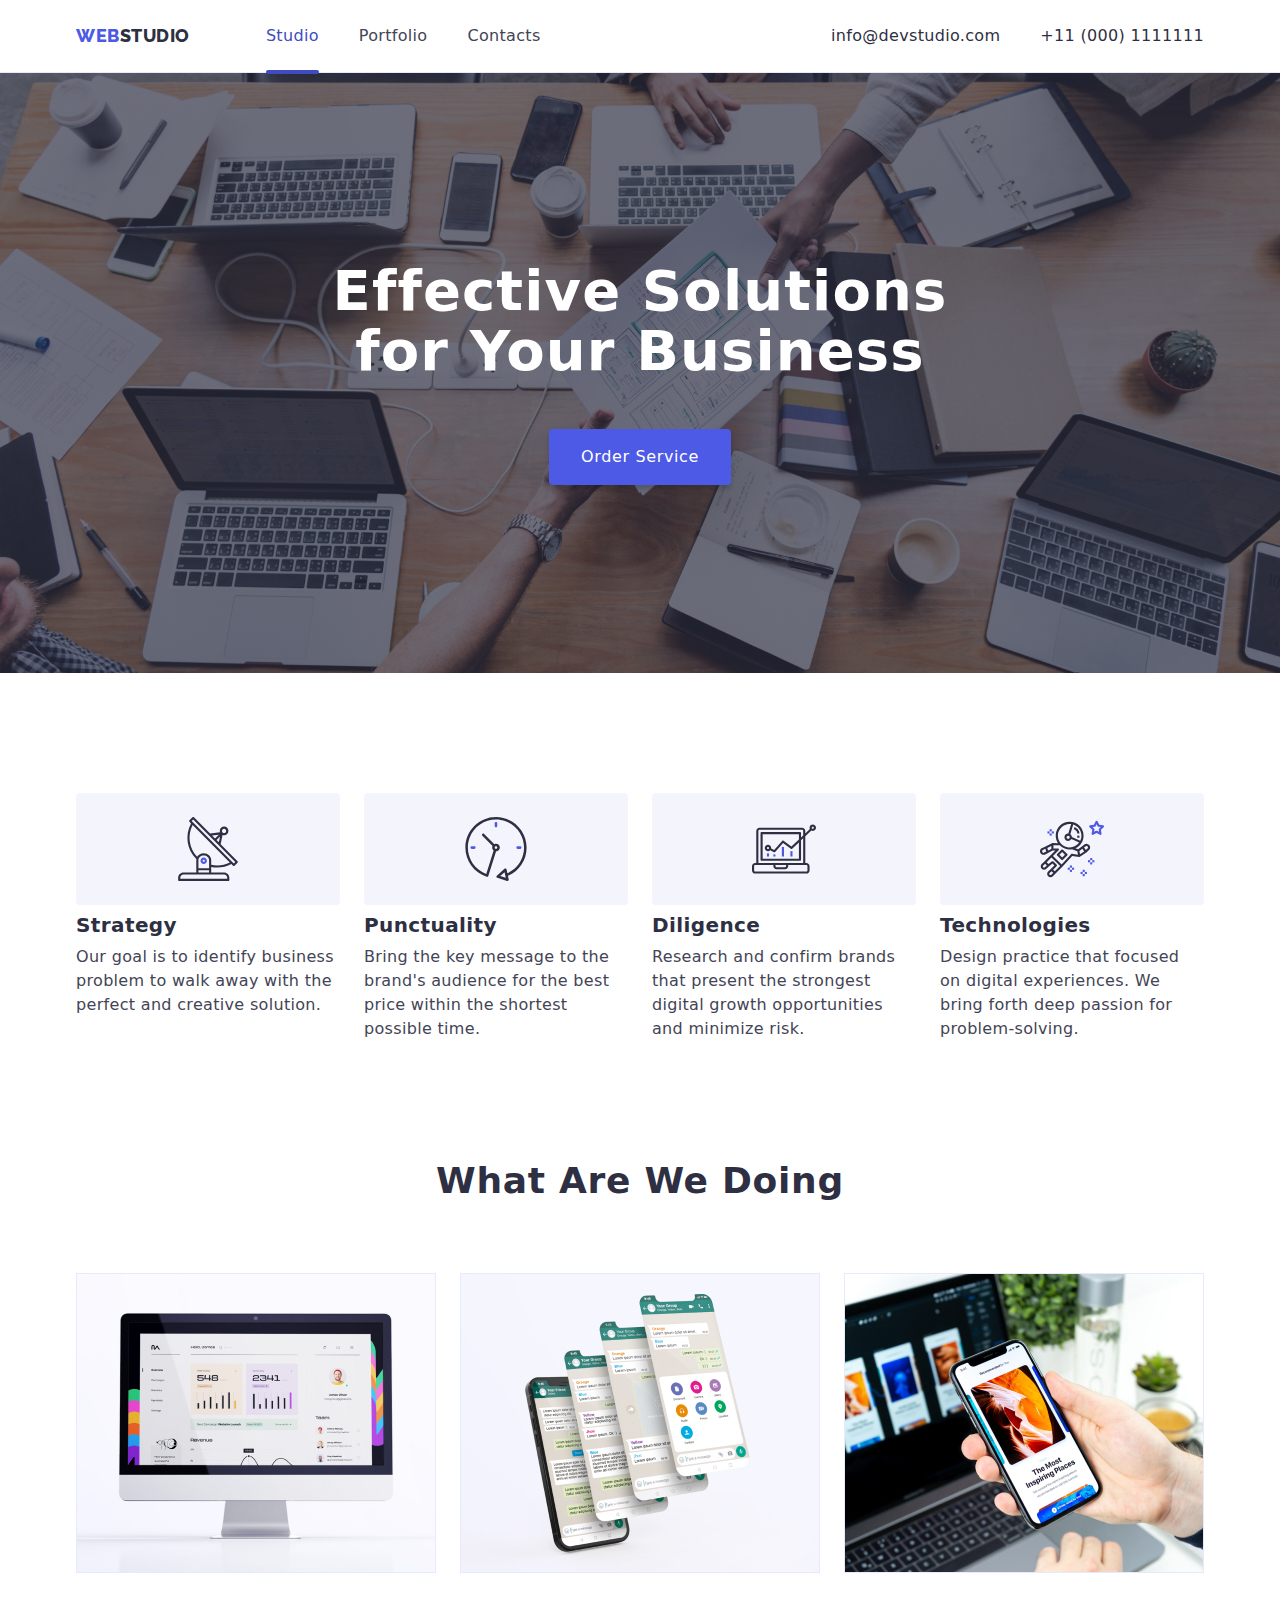
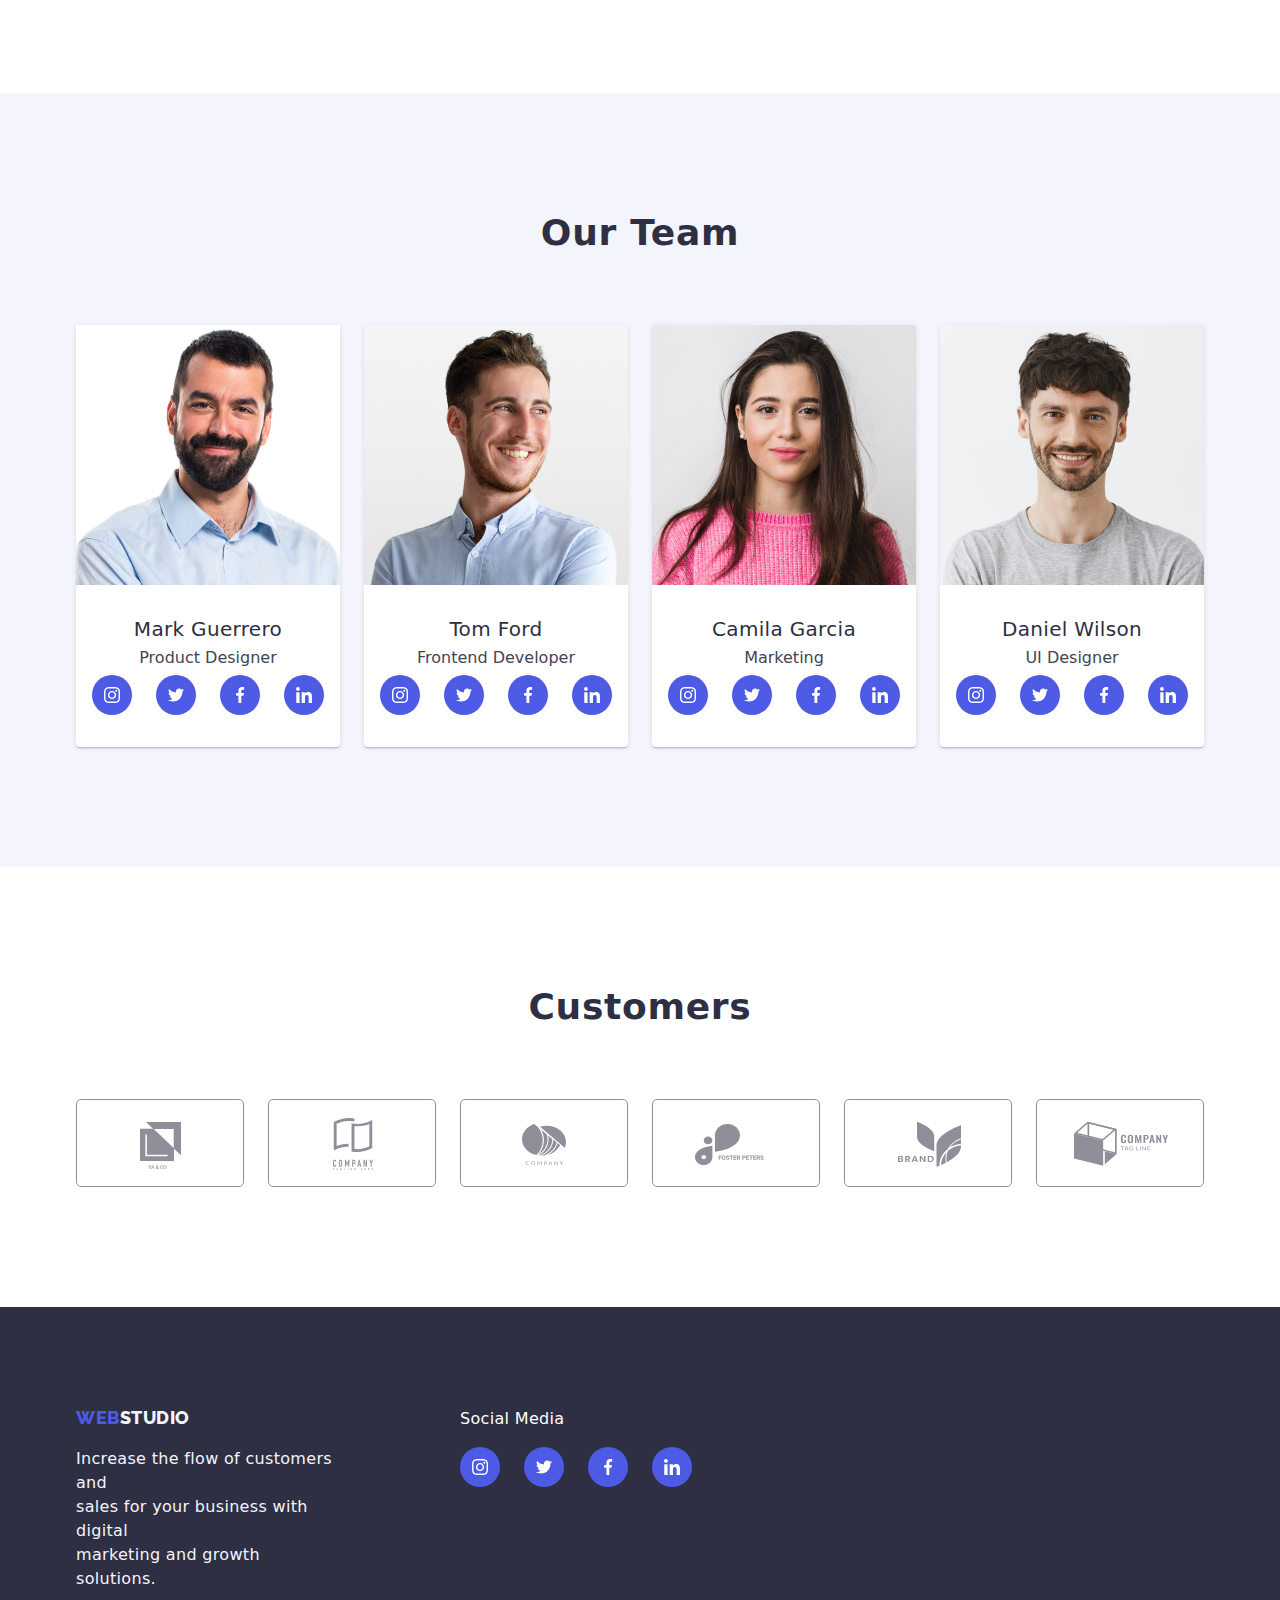
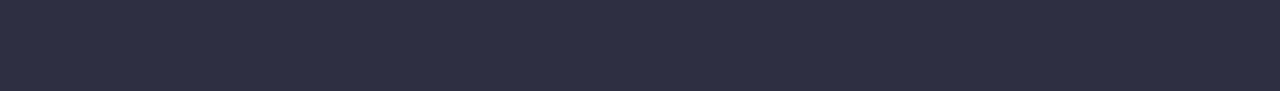
<file: index.html>
<!DOCTYPE html>
<html lang="en">
  <head>
    <meta charset="UTF-8" />
    <meta name="viewport" content="width=device-width, initial-scale=1.0" />
    <title>Homework 5</title>
    <link rel="preconnect" href="https://fonts.googleapis.com" />
    <link rel="preconnect" href="https://fonts.gstatic.com" crossorigin />
    <link
      href="https://fonts.googleapis.com/css2?family=Raleway:wght@800&family=Roboto:wght@400;500;700;900&display=swap"
      rel="stylesheet"
    />
    <link rel="stylesheet" href="./css/style.css" />
    <link
      rel="stylesheet"
      href="https://cdnjs.cloudflare.com/ajax/libs/modern-normalize/2.0.0/modern-normalize.min.css"
    />
  </head>
  <body>
    <header class="header">
      <!--Navigation-->
      <div class="container header-container">
        <nav class="header-nav">
          <a class="logo link" href="./index.html" style="text-decoration: none"
            >Web<span class="logo-header" style="text-decoration: none"
              >Studio</span
            ></a
          >
          <ul class="header-menu list">
            <li class="menu-item">
              <a href="./index.html" class="menu-link link active-menu"
                >Studio
              </a>
            </li>
            <li class="menu-item">
              <a href="./portfolio.html" class="menu-link link">Portfolio</a>
            </li>
            <li class="menu-item">
              <a href="#" class="link menu-link">Contacts</a>
            </li>
          </ul>
        </nav>
        <address class="address">
          <ul class="list cta">
            <li class="cta-item">
              <a class="link contact-link" href="mailto:info@devstudio.com"
                >info@devstudio.com</a
              >
            </li>
            <li class="cta-item">
              <a class="link contact-link" href="tel:+110001111111"
                >+11 (000) 1111111</a
              >
            </li>
          </ul>
        </address>
      </div>
    </header>
    <main>
      <!--Hero Section-->
      <section class="section hero-section">
        <div class="container">
          <h1 class="hero-title">
            Effective Solutions <br />for Your Business
          </h1>
          <button class="hero-button" type="button" data-modal-open>
            Order Service
          </button>
        </div>
      </section>

      <!--Section 1-->
      <section class="section">
        <div class="container">
          <h2 class="visually-hidden">Features</h2>
          <ul class="list feature-list">
            <li class="feature-item">
              <div class="icon-container">
                <svg width="64" height="64">
                  <use href="./images/icons.svg#antenna"></use>
                </svg>
              </div>
              <h3 class="item-title">Strategy</h3>
              <p class="item-text">
                Our goal is to identify business problem to walk away with the
                perfect and creative solution.
              </p>
            </li>
            <li class="feature-item">
              <div class="icon-container">
                <svg width="64" height="64">
                  <use href="./images/icons.svg#clock"></use>
                </svg>
              </div>
              <h3 class="item-title">Punctuality</h3>
              <p class="item-text">
                Bring the key message to the brand's audience for the best price
                within the shortest possible time.
              </p>
            </li>
            <li class="feature-item">
              <div class="icon-container">
                <svg width="64" height="64">
                  <use href="./images/icons.svg#diagram"></use>
                </svg>
              </div>
              <h3 class="item-title">Diligence</h3>
              <p class="item-text">
                Research and confirm brands that present the strongest digital
                growth opportunities and minimize risk.
              </p>
            </li>
            <li class="feature-item">
              <div class="icon-container">
                <svg width="64" height="64">
                  <use href="./images/icons.svg#astronaut"></use>
                </svg>
              </div>
              <h3 class="item-title">Technologies</h3>
              <p class="item-text">
                Design practice that focused on digital experiences. We bring
                forth deep passion for problem-solving.
              </p>
            </li>
          </ul>
        </div>
      </section>
      <!--Section 2-->
      <section class="section section-no-top-padding">
        <div class="container">
          <h2 class="section-title">What Are We Doing</h2>
          <ul class="list list-offer">
            <li class="list-wedo">
              <img
                src="./images/what_we_do_1.jpg"
                alt="computer monitor with graph"
                width="360"
              />
            </li>
            <li class="list-wedo">
              <img
                src="./images/what_we_do_2.jpg"
                alt="mobile screen ui"
                width="360"
              />
            </li>
            <li class="list-wedo">
              <img
                src="./images/what_we_do_3.jpg"
                alt="hand holding a phone"
                width="360"
              />
            </li>
          </ul>
        </div>
      </section>
      <!--Section 3-->
      <section class="section section-grey">
        <div class="container">
          <h2 class="section-title">Our Team</h2>
          <ul class="list list-card">
            <li class="card-item">
              <img
                src="./images/our_team_1_mark.jpg"
                alt="Mark Guerrero"
                width="264"
              />
              <div class="card-container">
                <h3 class="item-name">Mark Guerrero</h3>
                <p class="job-title">Product Designer</p>
                <ul class="list socmed-list">
                  <li class="socmed-icon">
                    <a href class="link social-link">
                      <svg class="link social-icon" width="16" height="16">
                        <use href="./images/icons.svg#icon-instagram"></use>
                      </svg>
                    </a>
                  </li>
                  <li class="socmed-icon">
                    <a href class="link social-link">
                      <svg class="link social-icon" width="16" height="16">
                        <use href="./images/icons.svg#icon-twitter"></use>
                      </svg>
                    </a>
                  </li>
                  <li class="socmed-icon">
                    <a href class="link social-link">
                      <svg class="link social-icon" width="16" height="16">
                        <use href="./images/icons.svg#icon-facebook"></use>
                      </svg>
                    </a>
                  </li>
                  <li class="socmed-icon">
                    <a href class="link social-link">
                      <svg class="link social-icon" width="16" height="16">
                        <use href="./images/icons.svg#icon-linkedin1"></use>
                      </svg>
                    </a>
                  </li>
                </ul>
              </div>
            </li>
            <li class="card-item">
              <img
                src="./images/our_team_2_tom.jpg"
                alt="Tom Ford"
                width="264"
              />
              <div class="card-container">
                <h3 class="item-name">Tom Ford</h3>
                <p class="job-title">Frontend Developer</p>
                <ul class="list socmed-list">
                  <li class="socmed-icon">
                    <a href class="link social-link">
                      <svg class="link social-icon" width="16" height="16">
                        <use href="./images/icons.svg#icon-instagram"></use>
                      </svg>
                    </a>
                  </li>
                  <li class="socmed-icon">
                    <a href class="link social-link">
                      <svg class="link social-icon" width="16" height="16">
                        <use href="./images/icons.svg#icon-twitter"></use>
                      </svg>
                    </a>
                  </li>
                  <li class="socmed-icon">
                    <a href class="link social-link">
                      <svg class="link social-icon" width="16" height="16">
                        <use href="./images/icons.svg#icon-facebook"></use>
                      </svg>
                    </a>
                  </li>
                  <li class="socmed-icon">
                    <a href class="link social-link">
                      <svg class="link social-icon" width="16" height="16">
                        <use href="./images/icons.svg#icon-linkedin1"></use>
                      </svg>
                    </a>
                  </li>
                </ul>
              </div>
            </li>
            <li class="card-item">
              <img
                src="./images/our_team_3_cammila.jpg"
                alt="Camila Garcia"
                width="264"
              />
              <div class="card-container">
                <h3 class="item-name">Camila Garcia</h3>
                <p class="job-title">Marketing</p>
                <ul class="list socmed-list">
                  <li class="socmed-icon">
                    <a href class="link social-link">
                      <svg class="link social-icon" width="16" height="16">
                        <use href="./images/icons.svg#icon-instagram"></use>
                      </svg>
                    </a>
                  </li>
                  <li class="socmed-icon">
                    <a href class="link social-link">
                      <svg class="link social-icon" width="16" height="16">
                        <use href="./images/icons.svg#icon-twitter"></use>
                      </svg>
                    </a>
                  </li>
                  <li class="socmed-icon">
                    <a href class="link social-link">
                      <svg class="link social-icon" width="16" height="16">
                        <use href="./images/icons.svg#icon-facebook"></use>
                      </svg>
                    </a>
                  </li>
                  <li class="socmed-icon">
                    <a href class="link social-link">
                      <svg class="link social-icon" width="16" height="16">
                        <use href="./images/icons.svg#icon-linkedin1"></use>
                      </svg>
                    </a>
                  </li>
                </ul>
              </div>
            </li>
            <li class="card-item">
              <img
                src="./images/our_team_4_daniel.jpg"
                alt="Daniel Wilson"
                width="264"
              />
              <div class="card-container">
                <h3 class="item-name">Daniel Wilson</h3>
                <p class="job-title">UI Designer</p>
                <ul class="list socmed-list">
                  <li class="socmed-icon">
                    <a href class="link social-link">
                      <svg class="link social-icon" width="16" height="16">
                        <use href="./images/icons.svg#icon-instagram"></use>
                      </svg>
                    </a>
                  </li>
                  <li class="socmed-icon">
                    <a href class="link social-link">
                      <svg class="link social-icon" width="16" height="16">
                        <use href="./images/icons.svg#icon-twitter"></use>
                      </svg>
                    </a>
                  </li>
                  <li class="socmed-icon">
                    <a href class="link social-link">
                      <svg class="link social-icon" width="16" height="16">
                        <use href="./images/icons.svg#icon-facebook"></use>
                      </svg>
                    </a>
                  </li>
                  <li class="socmed-icon">
                    <a href class="link social-link">
                      <svg class="link social-icon" width="16" height="16">
                        <use href="./images/icons.svg#icon-linkedin1"></use>
                      </svg>
                    </a>
                  </li>
                </ul>
              </div>
            </li>
          </ul>
        </div>
      </section>
      <!-- Section 4 Customer's section -->
      <section class="section">
        <div class="container">
          <h2 class="section-title">Customers</h2>
          <ul class="list customers-list">
            <li class="customers-item">
              <a class="link customers-link" href=""
                ><svg class="customers-icon" width="104" height="56">
                  <use href="./images/icons.svg#client1"></use></svg
              ></a>
            </li>
            <li class="customers-item">
              <a class="link customers-link" href=""
                ><svg class="customers-icon" width="104" height="56">
                  <use href="./images/icons.svg#client2"></use></svg
              ></a>
            </li>
            <li class="customers-item">
              <a class="link customers-link" href=""
                ><svg class="customers-icon" width="104" height="56">
                  <use href="./images/icons.svg#client3"></use></svg
              ></a>
            </li>
            <li class="customers-item">
              <a class="link customers-link" href=""
                ><svg class="customers-icon" width="104" height="56">
                  <use href="./images/icons.svg#client4"></use></svg
              ></a>
            </li>
            <li class="customers-item">
              <a class="link customers-link" href=""
                ><svg class="customers-icon" width="104" height="56">
                  <use href="./images/icons.svg#client5"></use></svg
              ></a>
            </li>
            <li class="customers-item">
              <a class="link customers-link" href=""
                ><svg class="customers-icon" width="104" height="56">
                  <use href="./images/icons.svg#client6"></use></svg
              ></a>
            </li>
          </ul>
        </div>
      </section>
    </main>
    <footer class="footer">
      <div class="container footer-container">
        <div class="logo-footer-container">
          <a class="logo link" href="./index.html"
            >Web<span class="logo-footer">Studio</span></a
          >
          <p class="item-text">
            Increase the flow of customers and <br />
            sales for your business with digital <br />marketing and growth
            solutions.
          </p>
        </div>
        <div class="socmed-container">
          <p class="socmed-text">Social Media</p>
          <ul class="list footer-svg">
            <li class="footer-svg-item">
              <a href class="link footer-social-link">
                <svg class="link social-icon" width="16" height="16">
                  <use href="./images/icons.svg#icon-instagram"></use>
                </svg>
              </a>
            </li>
            <li class="footer-svg-item">
              <a href class="link footer-social-link">
                <svg class="link social-icon" width="16" height="16">
                  <use href="./images/icons.svg#icon-twitter"></use>
                </svg>
              </a>
            </li>
            <li class="footer-svg-item">
              <a href class="link footer-social-link">
                <svg class="link social-icon" width="16" height="16">
                  <use href="./images/icons.svg#icon-facebook"></use>
                </svg>
              </a>
            </li>
            <li class="footer-svg-item">
              <a href class="link footer-social-link">
                <svg class="link social-icon" width="16" height="16">
                  <use href="./images/icons.svg#icon-linkedin1"></use>
                </svg>
              </a>
            </li>
          </ul>
        </div>
      </div>
    </footer>

    <div class="backdrop is-hidden" data-modal>
      <div class="modal">
        <button type="button" class="modal-close" data-modal-close>
          <svg class="modal-close-icon" width="8" height="8">
            <use href="./images/icons.svg#icon-close"></use>
          </svg>
        </button>
      </div>
    </div>

    <script src="./js/modal.js"></script>
  </body>
</html>
</file>
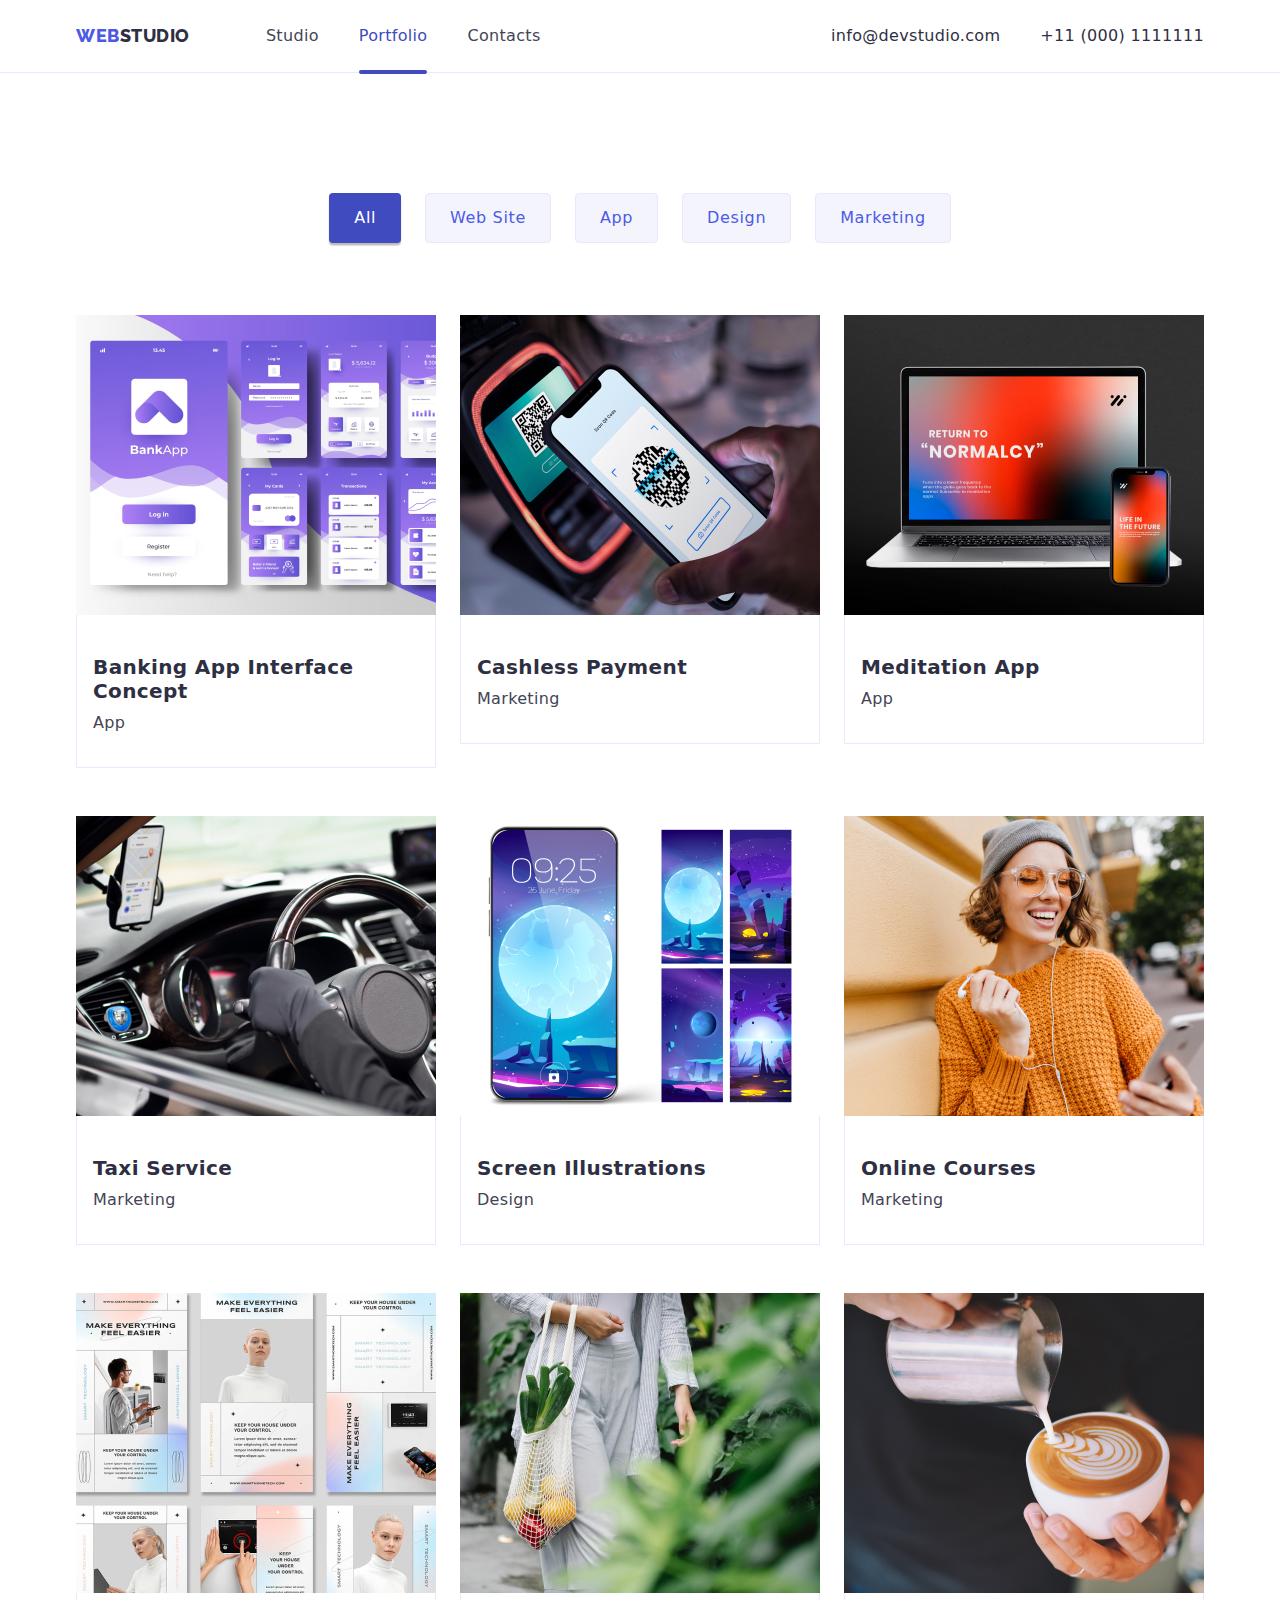
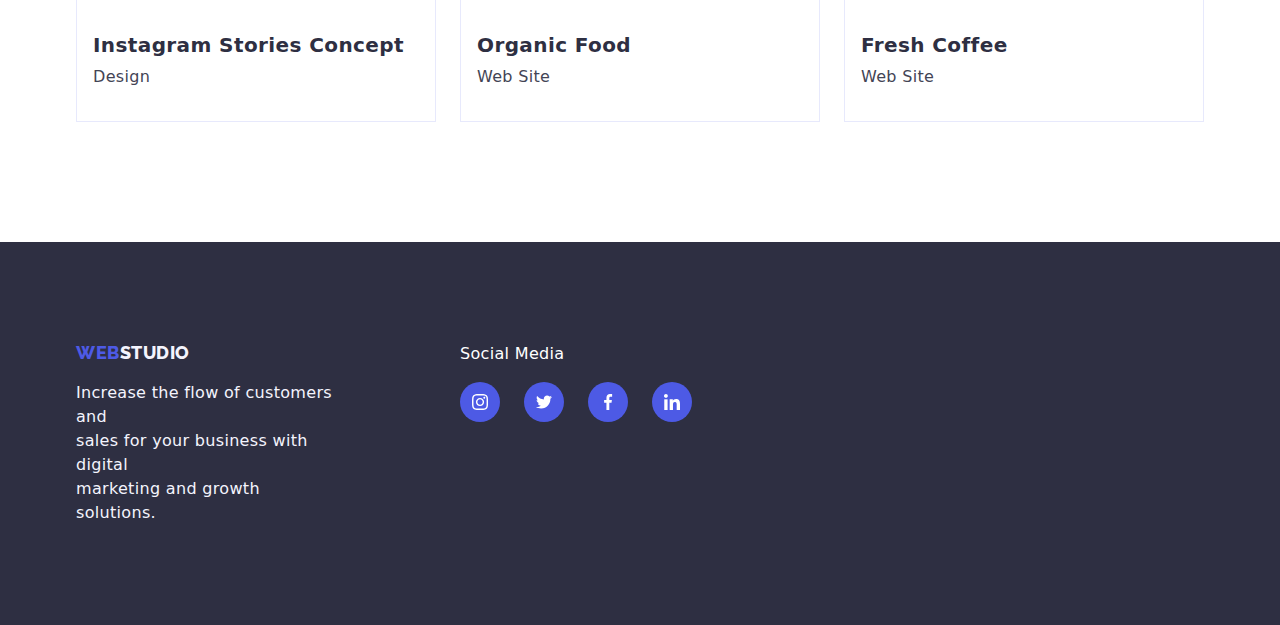
<file: portfolio.html>
<!DOCTYPE html>
<html lang="en">
  <head>
    <meta charset="UTF-8" />
    <meta name="viewport" content="width=device-width, initial-scale=1.0" />
    <title>Homework 5</title>
    <link rel="preconnect" href="https://fonts.googleapis.com" />
    <link rel="preconnect" href="https://fonts.gstatic.com" crossorigin />
    <link
      href="https://fonts.googleapis.com/css2?family=Raleway:wght@800&family=Roboto:wght@400;500;700;900&display=swap"
      rel="stylesheet"
    />

    <link rel="stylesheet" href="./css/style.css" />
    <link
      rel="stylesheet"
      href="https://cdnjs.cloudflare.com/ajax/libs/modern-normalize/2.0.0/modern-normalize.min.css"
    />
  </head>
  <body>
    <header class="header">
      <!--Navigation-->
      <div class="container header-container">
        <nav class="header-nav">
          <a class="logo link" href="./index.html" style="text-decoration: none"
            >Web<span class="logo-header" style="text-decoration: none"
              >Studio</span
            ></a
          >
          <ul class="header-menu list">
            <li class="menu-item">
              <a href="./index.html" class="menu-link link">Studio </a>
            </li>
            <li class="menu-item">
              <a href="./portfolio.html" class="menu-link link active-menu"
                >Portfolio</a
              >
            </li>
            <li class="menu-item">
              <a href="#" class="link menu-link">Contacts</a>
            </li>
          </ul>
        </nav>
        <address class="address">
          <ul class="list cta">
            <li class="cta-item">
              <a class="link contact-link" href="mailto:info@devstudio.com"
                >info@devstudio.com</a
              >
            </li>
            <li class="cta-item">
              <a class="link contact-link" href="tel:+110001111111"
                >+11 (000) 1111111</a
              >
            </li>
          </ul>
        </address>
      </div>
    </header>
    <main>
      <section class="section">
        <div class="container">
          <h2 class="visually-hidden">Project</h2>
          <ul class="list project-button">
            <li class="button-item">
              <button class="button active-filter" type="button">All</button>
            </li>
            <li class="button-item">
              <button class="button" type="button">Web Site</button>
            </li>
            <li class="button-item">
              <button class="button" type="button">App</button>
            </li>
            <li class="button-item">
              <button class="button" type="button">Design</button>
            </li>
            <li class="button-item">
              <button class="button" type="button">Marketing</button>
            </li>
          </ul>
          <!--Project List-->
          <ul class="list projects">
            <li class="project-item">
              <a href="#" class="project-link link">
                <div class="project-cover-wrap">
                  <img
                    class="project-card-image"
                    src="./images/project1.jpg"
                    alt="bank app interface"
                    width="360"
                    height="300"
                  />
                  <p class="project-cover-text">
                    14 Stylish and User-Friendly App Design Concepts • Task
                    Manager App • Calorie Tracker App • Exotic Fruit Ecommerce
                    App • Cloud Storage App
                  </p>
                </div>
                <div class="container-project">
                  <h3 class="item-title">Banking App Interface Concept</h3>
                  <p class="item-text">App</p>
                </div>
              </a>
            </li>
            <li class="project-item">
              <a href="#" class="project-link link">
                <div class="project-cover-wrap">
                  <img
                    class="project-card-image"
                    src="./images/project2.jpg"
                    alt="qr code payment"
                    width="360"
                    height="300"
                  />
                  <p class="project-cover-text">
                    14 Stylish and User-Friendly App Design Concepts • Task
                    Manager App • Calorie Tracker App • Exotic Fruit Ecommerce
                    App • Cloud Storage App
                  </p>
                </div>
                <div class="container-project">
                  <h3 class="item-title">Cashless Payment</h3>
                  <p class="item-text">Marketing</p>
                </div>
              </a>
            </li>
            <li class="project-item">
              <a href="#" class="project-link link">
                <div class="project-cover-wrap">
                  <img
                    class="project-card-image"
                    src="./images/project3.jpg"
                    alt="laptop and mobile meditation app ui"
                    width="360"
                    height="300"
                  />
                  <p class="project-cover-text">
                    14 Stylish and User-Friendly App Design Concepts • Task
                    Manager App • Calorie Tracker App • Exotic Fruit Ecommerce
                    App • Cloud Storage App
                  </p>
                </div>
                <div class="container-project">
                  <h3 class="item-title">Meditation App</h3>
                  <p class="item-text">App</p>
                </div>
              </a>
            </li>
            <li class="project-item">
              <a href="#" class="project-link link">
                <div class="project-cover-wrap">
                  <img
                    class="project-card-image"
                    src="./images/project4.jpg"
                    alt="car dashboard"
                    width="360"
                    height="300"
                  />
                  <p class="project-cover-text">
                    14 Stylish and User-Friendly App Design Concepts • Task
                    Manager App • Calorie Tracker App • Exotic Fruit Ecommerce
                    App • Cloud Storage App
                  </p>
                </div>
                <div class="container-project">
                  <h3 class="item-title">Taxi Service</h3>
                  <p class="item-text">Marketing</p>
                </div>
              </a>
            </li>
            <li class="project-item">
              <a href="#" class="project-link link">
                <div class="project-cover-wrap">
                  <img
                    class="project-card-image"
                    src="./images/project5.jpg"
                    alt="sample mobile wallpaper design"
                    width="360"
                    height="300"
                  />
                  <p class="project-cover-text">
                    14 Stylish and User-Friendly App Design Concepts • Task
                    Manager App • Calorie Tracker App • Exotic Fruit Ecommerce
                    App • Cloud Storage App
                  </p>
                </div>
                <div class="container-project">
                  <h3 class="item-title">Screen Illustrations</h3>
                  <p class="item-text">Design</p>
                </div>
              </a>
            </li>
            <li class="project-item">
              <a href="#" class="project-link link">
                <div class="project-cover-wrap">
                  <img
                    class="project-card-image"
                    src="./images/project6.jpg"
                    alt="woman holding a phone"
                    width="360"
                    height="300"
                  />
                  <p class="project-cover-text">
                    14 Stylish and User-Friendly App Design Concepts • Task
                    Manager App • Calorie Tracker App • Exotic Fruit Ecommerce
                    App • Cloud Storage App
                  </p>
                </div>
                <div class="container-project">
                  <h3 class="item-title">Online Courses</h3>
                  <p class="item-text">Marketing</p>
                </div>
              </a>
            </li>
            <li class="project-item">
              <a href="#" class="project-link link">
                <div class="project-cover-wrap">
                  <img
                    class="project-card-image"
                    src="./images/project7.png"
                    alt="instagram stories"
                    width="360"
                    height="300"
                  />
                  <p class="project-cover-text">
                    14 Stylish and User-Friendly App Design Concepts • Task
                    Manager App • Calorie Tracker App • Exotic Fruit Ecommerce
                    App • Cloud Storage App
                  </p>
                </div>
                <div class="container-project">
                  <h3 class="item-title">Instagram Stories Concept</h3>
                  <p class="item-text">Design</p>
                </div>
              </a>
            </li>
            <li class="project-item">
              <a href="#" class="project-link link">
                <div class="project-cover-wrap">
                  <img
                    class="project-card-image"
                    src="./images/project8.jpg"
                    alt="bag of fruits"
                    width="360"
                    height="300"
                  />
                  <p class="project-cover-text">
                    14 Stylish and User-Friendly App Design Concepts • Task
                    Manager App • Calorie Tracker App • Exotic Fruit Ecommerce
                    App • Cloud Storage App
                  </p>
                </div>
                <div class="container-project">
                  <h3 class="item-title">Organic Food</h3>
                  <p class="item-text">Web Site</p>
                </div>
              </a>
            </li>
            <li class="project-item">
              <a href="#" class="project-link link">
                <div class="project-cover-wrap">
                  <img
                    class="project-card-image"
                    src="./images/project9.png"
                    alt="coffee"
                    width="360"
                    height="300"
                  />
                  <p class="project-cover-text">
                    14 Stylish and User-Friendly App Design Concepts • Task
                    Manager App • Calorie Tracker App • Exotic Fruit Ecommerce
                    App • Cloud Storage App
                  </p>
                </div>
                <div class="container-project">
                  <h3 class="item-title">Fresh Coffee</h3>
                  <p class="item-text">Web Site</p>
                </div>
              </a>
            </li>
          </ul>
        </div>
      </section>
    </main>
    <footer class="footer">
      <div class="container footer-container">
        <div class="logo-footer-container">
          <a class="logo link" href="./index.html"
            >Web<span class="logo-footer">Studio</span></a
          >
          <p class="item-text">
            Increase the flow of customers and <br />
            sales for your business with digital <br />marketing and growth
            solutions.
          </p>
        </div>
        <div class="socmed-container">
          <p class="socmed-text">Social Media</p>
          <ul class="list footer-svg">
            <li class="footer-svg-item">
              <a href class="link footer-social-link">
                <svg class="link social-icon" width="16" height="16">
                  <use href="./images/icons.svg#icon-instagram"></use>
                </svg>
              </a>
            </li>
            <li class="footer-svg-item">
              <a href class="link footer-social-link">
                <svg class="link social-icon" width="16" height="16">
                  <use href="./images/icons.svg#icon-twitter"></use>
                </svg>
              </a>
            </li>
            <li class="footer-svg-item">
              <a href class="link footer-social-link">
                <svg class="link social-icon" width="16" height="16">
                  <use href="./images/icons.svg#icon-facebook"></use>
                </svg>
              </a>
            </li>
            <li class="footer-svg-item">
              <a href class="link footer-social-link">
                <svg class="link social-icon" width="16" height="16">
                  <use href="./images/icons.svg#icon-linkedin1"></use>
                </svg>
              </a>
            </li>
          </ul>
        </div>
      </div>
    </footer>
  </body>
</html>
</file>
<file: css/style.css>
/* CSS RESET */
h1,
h2,
h3,
h4,
h5,
h6,
p {
  margin: 0;
}

html {
  box-sizing: border-box;
}

*,
*::after,
*::before {
  box-sizing: inherit;
}

img {
  display: block;
  max-width: 100%;
  height: auto;
}

/* VARIABLES */

:root {
  --iriscolor: #4d5ae5;
  --ocean: #404bbf;
  --navyblue: #2e2f42;
  --slate: #434455;
  --dairy: #fcfcfc;
  --cloud: #f4f4fd;
  --white: #ffffff;
  --cornflower: #e7e9fc;
  --green: #31d0aa;
  --lightslate: #8e8f99;
}

/* GENERAL STYLES */

body {
  font-family: "Roboto", sans-serif;
  font-style: normal;
  font-weight: 400;
  color: var(--slate);
  background-color: var(--white);
  margin: 0;
}

.link {
  color: inherit;
  list-style: none;
  text-decoration: none;
}

.list {
  list-style: none;
  margin: 0;
  padding: 0;
}

.container {
  width: 1158px;
  margin: 0 auto;
  padding: 0 15px;
}

/* Header Navigation */

.header {
  border-bottom: 1px solid var(--cornflower);
  background-color: var(--white);
}

.header-container {
  display: flex;
  align-items: center;
  justify-content: space-between;
}

.header-nav {
  display: flex;
  align-items: center;
  justify-content: space-between;
}

.header-menu {
  font-weight: 500;
  font-size: 16px;
  line-height: 24px;
  letter-spacing: 0.02em;
  display: flex;
  gap: 40px;
  margin-left: 76px;
}

.menu-link {
  display: block;
  padding: 24px 0;
  position: relative;

  transition: color 250ms cubic-bezier(0.4, 0, 0.2, 1);
}

.menu-link:hover,
.menu-link:focus {
  color: var(--iriscolor);
}

.menu-link::after {
  content: "";
  border-radius: 2px;
  border: 2px solid transparent;
  height: 4px;
  width: 0;
  position: absolute;
  left: 0;
  bottom: -2px;

  transition: width 250ms cubic-bezier(0.4, 0, 0.2, 1),
    background-color 250ms cubic-bezier(0.4, 0, 0.2, 1),
    border 250ms cubic-bezier(0.4, 0, 0.2, 1);
}

.active-menu::after,
.menu-link:hover::after,
.menu-link:focus::after {
  border: 2px solid var(--ocean);
  background-color: var(--ocean);
  width: 100%;
}

.active-menu::after {
  content: "";
  border: 2px solid var(--ocean);
  border-radius: 2px;
  background-color: var(ocean);
  height: 4px;
  position: absolute;
  left: 0;
  bottom: -2px;
}

.active-menu,
.menu-link:hover,
.menu-link:focus {
  color: var(--ocean);
}

.address {
  font-style: normal;
  display: flex;
  align-items: center;
}

.section {
  padding: 120px 0;
}

.footer-container {
  display: flex;
  align-items: baseline;
  gap: 120px;
}

.logo {
  font-family: "Raleway", sans-serif;
  font-weight: 800;
  font-size: 18px;
  line-height: 1.17;
  letter-spacing: 0.03em;
  text-transform: uppercase;
  color: var(--iriscolor);
  /* margin-right: 76px; */
}

/* Navigation Menu */

.cta {
  display: flex;
  gap: 40px;
}

/* HERO SECTION */

.hero-section {
  background-color: var(--navyblue);
  text-align: center;
  color: var(--white);
  padding: 188px 0;
  background-image: linear-gradient(
      rgba(46, 47, 66, 0.7),
      rgba(46, 47, 66, 0.7)
    ),
    url(../images/people-office-1.jpg);
  max-width: 1440px;
  background-repeat: no-repeat;
  background-position: center;
  background-size: cover;
}

.hero-title {
  font-size: 56px;
  font-weight: 700;
  line-height: 60px;
  letter-spacing: 1.12px;
}

.hero-button {
  background-color: var(--iriscolor);
  font-size: 16px;
  font-weight: 500;
  line-height: 24px;
  letter-spacing: 0.64px;
  border: none;
  color: var(--white);
  display: inline-flex;
  padding: 16px 32px;
  gap: 10px;
  border-radius: 4px;
  box-shadow: 0px 4px 4px 0px rgba(0, 0, 0, 0.15);
  margin: 0 auto;
  margin-top: 48px;

  transition: background-color 250ms cubic-bezier(0.4, 0, 0.2, 1),
    color 250ms cubic-bezier(0.4, 0, 0.2, 1);
}

.hero-button:hover,
.hero-button:focus {
  background-color: var(--ocean);
  cursor: pointer;
}

.section-no-top-padding {
  padding-top: 0;
}

.section-grey {
  background-color: var(--cloud);
}

.list-card {
  display: flex;
  gap: 24px;
}

.visually-hidden {
  position: absolute;
  width: 1px;
  height: 1px;
  margin: -1px;
  border: 0;
  padding: 0;
  white-space: nowrap;
  clip-path: inset(100%);
  clip: rect(0 0 0 0);
  overflow: hidden;
}

/* PORTFOLIO BUTTON*/

.button {
  color: var(--iriscolor);
  font-family: inherit;
  font-weight: 500;
  font-size: 16px;
  font-style: normal;
  line-height: 24px;
  letter-spacing: 0.64px;
  border-radius: 4px;
  border: 1px solid var(--cornflower);
  background-color: var(--cloud);
  padding: 12px 24px;

  transition: background-color 250ms cubic-bezier(0.4, 0, 0.2, 1),
    color 250ms cubic-bezier(0.4, 0, 0.2, 1),
    box-shadow 250ms cubic-bezier(0.4, 0, 0.2, 1),
    border 250ms cubic-bezier(0.4, 0, 0.2, 1);
}

.active-filter,
.button:hover,
.button:focus {
  color: var(--white);
  background-color: var(--ocean);
  /* cursor: pointer; */
  border: 1px solid transparent;
  /* border-radius: 4px; */
  background: var(--OCEAN, #404bbf);
  box-shadow: 0px 2px 2px 0px rgba(0, 0, 0, 0.12),
    0px 2px 1px 0px rgba(0, 0, 0, 0.08), 0px 3px 1px 0px rgba(0, 0, 0, 0.1);
}

.project-button {
  display: flex;
  justify-content: center;
  gap: 24px;
  margin-bottom: 72px;
}

.projects {
  display: flex;
  flex-wrap: wrap;
  gap: 48px 24px;
}

.project-item {
  width: calc((100% - 48px) / 3);
}

.project-link {
  transition: box-shadow 250ms cubic-bezier(0.4, 0, 0.2, 1);
}

.project-link:hover,
.project-link:focus {
  box-shadow: 0px 2px 1px 0px rgba(46, 47, 66, 0.08),
    0px 1px 1px 0px rgba(46, 47, 66, 0.16),
    0px 1px 6px 0px rgba(46, 47, 66, 0.08);
}

.project-cover-wrap {
  position: relative;
  overflow: hidden;
}

.project-cover-text {
  position: absolute;
  top: 0;
  height: 100%;
  width: 100%;
  padding: 40px;
  font-size: 16px;
  line-height: 24px;
  font-weight: 400px;
  letter-spacing: 0.32px;
  color: var(--cloud);
  background-color: var(--iriscolor);
  transform: translateY(100%);
  transition: transform 250ms cubic-bezier(0.4, 0, 0.2, 1);
}

.project-link:hover .project-cover-text,
.project-link:focus .project-cover-text {
  transform: translateY(0);
}

.contact-link {
  line-height: 1.5;
  letter-spacing: 0.02em;
  color: var(--navyblue);

  transition: color 250ms cubic-bezier(0.4, 0, 0.2, 1);
}

.contact-link:hover,
.contact-link:focus {
  color: var(--ocean);
}

.logo-header {
  color: var(--navyblue);
}

.feature-list {
  display: flex;
  gap: 24px;
}

.feature-item {
  width: calc((100% - 72px) / 4);
}

.list-offer {
  display: flex;
  gap: 24px;
}

.section-title {
  font-size: 36px;
  line-height: 1.11;
  text-align: center;
  text-transform: capitalize;
  letter-spacing: 0.02em;
  color: var(--navyblue);
  margin-bottom: 72px;
}

.card-item {
  background-color: var(--white);
  border-radius: 0px 0px 4px 4px;
  box-shadow: 0px 2px 1px 0px rgba(46, 47, 66, 0.08),
    0px 1px 1px 0px rgba(46, 47, 66, 0.16),
    0px 1px 6px 0px rgba(46, 47, 66, 0.08);
}

.card-container {
  padding: 32px 0;
  text-align: center;
}

.icon-container {
  display: flex;
  justify-content: center;
  padding: 24px 0;
  border-radius: 4px;
  background-color: var(--cloud);
  /* margin-bottom: 8px; */
}

.item-name {
  font-weight: 500;
  font-size: 20px;
  line-height: 1.2;
  letter-spacing: 0.32px;
  color: var(--navyblue);
  margin-bottom: 8px;
}

.item-title {
  font-size: 20px;
  line-height: 24px;
  letter-spacing: 0.4px;
  color: var(--navyblue);
  margin-top: 8px;
  margin-bottom: 8px;
}

.item-text {
  font-size: 16px;
  font-weight: 400;
  line-height: 24px;
  letter-spacing: 0.32px;
}

.social-link {
  width: 100%;
  height: 100%;
  border-radius: 50%;
  color: var(--white);
  background-color: var(--iriscolor);

  display: flex;
  align-items: center;
  justify-content: center;

  transition: background-color 250ms cubic-bezier(0.4, 0, 0.2, 1);
}

.socmed-list {
  display: flex;
  justify-content: center;
  gap: 24px;
  margin-top: 8px;
}
.socmed-icon {
  width: 40px;
  height: 40px;
}

.social-icon {
  fill: currentColor;
}

.social-link:hover,
.social-link:focus {
  background-color: var(--ocean);
}

/* CUSTOMERS SECTION */

.customers-list {
  display: flex;
  gap: 24px;
}

.customers-item {
  width: 168px;
  height: 88px;
}

.customers-link {
  width: 100%;
  height: 100%;

  border: 1px solid var(--lightslate);
  border-radius: 5px;
  display: flex;
  justify-content: center;
  align-items: center;
  color: var(--lightslate);

  transition: border-color 250ms cubic-bezier(0.4, 0, 0.2, 1),
    color 250ms cubic-bezier(0.4, 0, 0.2, 1);
}

.customers-link:hover,
.customers-link:focus {
  border-color: var(--ocean);
  color: var(--ocean);
}

.customers-icon {
  width: 104px;
  height: 56px;
  fill: currentColor;
}

/* FOOTER SECTION */

.footer {
  background: var(--NAVY-BLUE, #2e2f42);
  padding: 100px 0;
}

.logo-footer {
  color: var(--cloud);
}

.footer .item-text {
  color: var(--cloud);
  font-size: 16px;
  font-style: normal;
  font-weight: 400;
  line-height: 24px; /* 150% */
  letter-spacing: 0.32px;
  max-width: 264px;
  margin-top: 18px;
}

.socmed-text {
  font-size: 16px;
  font-weight: 500;
  line-height: 24px;
  letter-spacing: 0.32px;
  color: var(--white);
}

.footer-social-link {
  width: 100%;
  height: 100%;
  border-radius: 50%;
  color: var(--white);
  background-color: var(--iriscolor);

  display: flex;
  align-items: center;
  justify-content: center;

  transition: background-color 250ms cubic-bezier(0.4, 0, 0.2, 1);
}

.footer-svg {
  display: flex;
  justify-content: center;
  gap: 24px;
  margin-top: 16px;
}

.footer-social-link:hover,
.footer-social-link:focus {
  background-color: #31d0aa;
}

.footer-svg-item {
  width: 40px;
  height: 40px;
}

/* PORTFOLIO */

.project-link:hover,
.project-link:focus {
  box-shadow: 0px 2px 1px 0px rgba(46, 47, 66, 0.08),
    0px 1px 1px 0px rgba(46, 47, 66, 0.16),
    0px 1px 6px 0px rgba(46, 47, 66, 0.08);
}

.project-link {
  display: block;
}

.container-project {
  padding: 32px 16px;
  border: 1px solid var(--cornflower);
  border-top: none;
}

/* MODAL WINDOW */
.backdrop {
  position: fixed;
  top: 0;
  left: 0;
  width: 100%;
  height: 100%;
  background-color: rgba(46, 47, 66, 0.4);
  opacity: 1;

  transition: opacity 250ms cubic-bezier(0.4, 0, 0.2, 1);
}

.modal {
  position: absolute;
  top: 50%;
  left: 50%;
  min-width: 408px;
  min-height: 584px;
  background-color: var(--dairy);
  box-shadow: 0px 2px 1px 0px rgba(0, 0, 0, 0.2),
    0px 1px 3px 0px rgba(0, 0, 0, 0.12), 0px 1px 1px 0px rgba(0, 0, 0, 0.14);
  border-radius: 4px;

  transform: translate(-50%, -50%) scale(1);
  transition: transform 250ms cubic-bezier(0.4, 0, 0.2, 1);
}

.backdrop.is-hidden {
  transform: translate (-50%, -50%) scale(0);
}

.modal-close {
  position: absolute;
  top: 8px;
  right: 8px;
  padding: 0;
  display: flex;
  justify-content: center;
  align-items: center;
  width: 30px;
  height: 30px;

  background-color: var(--cornflower);
  color: var(--navyblue);
  border: 1px solid rgba(0, 0, 0, 0.1);
  border-radius: 15px;
  cursor: pointer;

  transition: color 250ms cubic-bezier(0.4, 0, 0.2, 1),
    background-color 250ms cubic-bezier(0.4, 0, 0.2, 1);
}

.modal-close-icon {
  fill: currentColor;
}

.modal-close:hover,
.modal-close:focus {
  background-color: var(--ocean);
  color: var(--white);
}

.is-hidden {
  visibility: none;
  opacity: 0;
  pointer-events: none;
}
</file>
